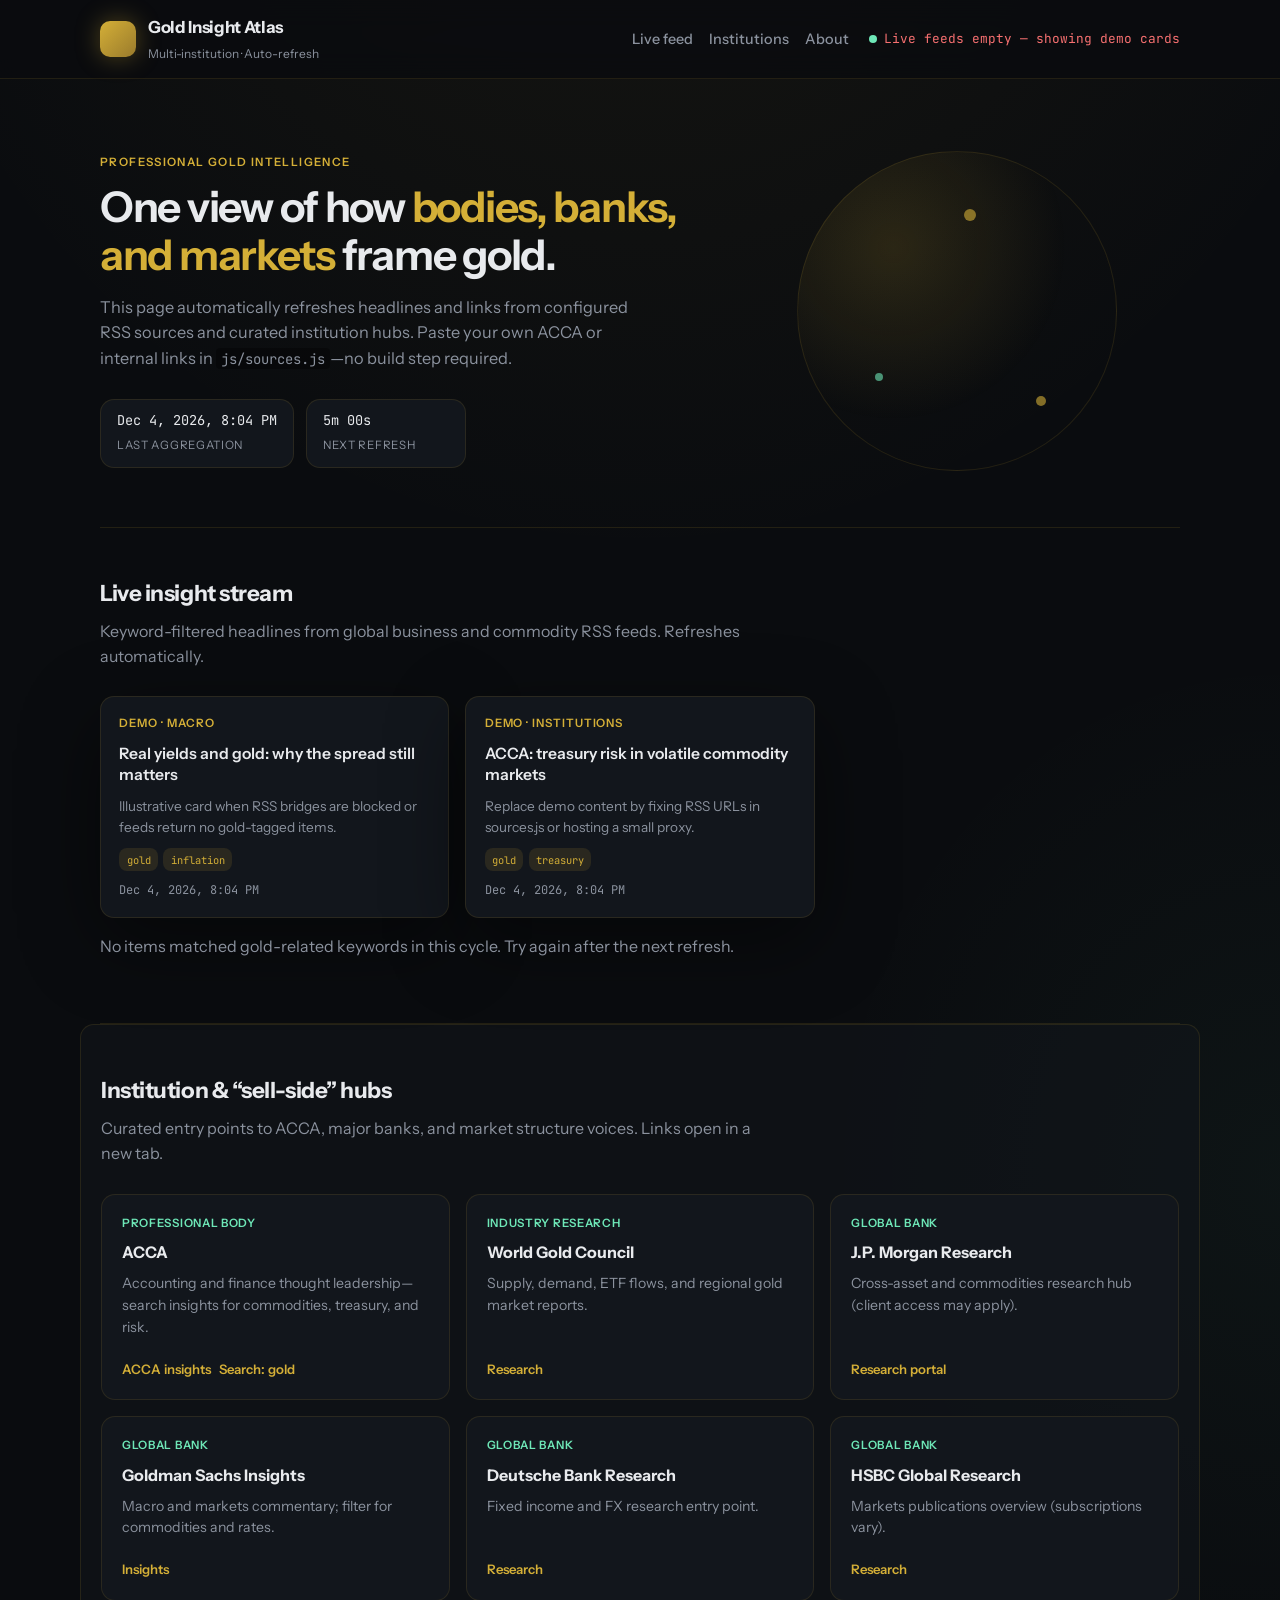
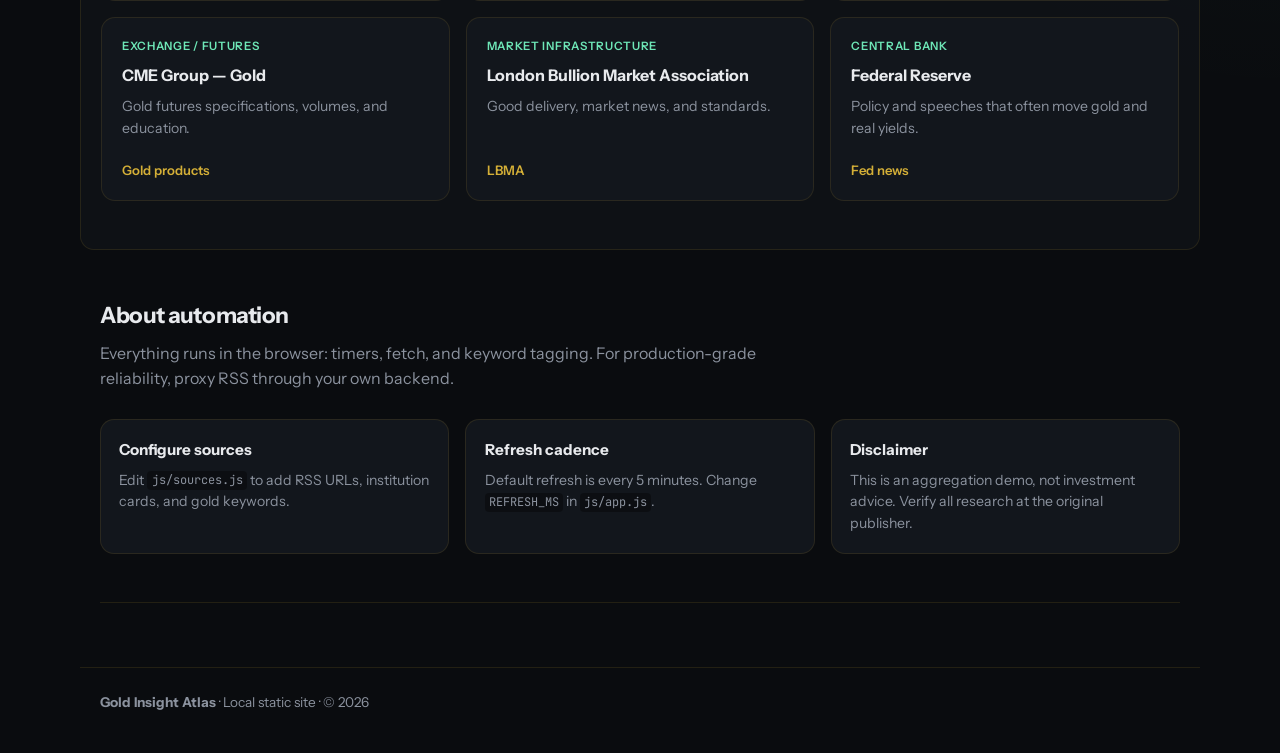
<file: gold-insights-hub/index.html>
<!DOCTYPE html>
<html lang="en">
<head>
  <meta charset="UTF-8" />
  <meta name="viewport" content="width=device-width, initial-scale=1.0" />
  <title>Gold Insight Atlas — Institutions & Research</title>
  <meta name="description" content="Aggregated gold market perspectives from professional bodies, banks, and macro commentators. Auto-updating feed." />
  <link rel="preconnect" href="https://fonts.googleapis.com" />
  <link rel="preconnect" href="https://fonts.gstatic.com" crossorigin />
  <link href="https://fonts.googleapis.com/css2?family=Instrument+Sans:ital,wght@0,400..700;1,400..700&family=JetBrains+Mono:wght@400;500&display=swap" rel="stylesheet" />
  <link rel="stylesheet" href="css/styles.css" />
</head>
<body>
  <a class="skip-link" href="#main">Skip to content</a>

  <header class="site-header">
    <div class="header-inner">
      <div class="brand">
        <span class="brand-mark" aria-hidden="true"></span>
        <div>
          <strong class="brand-name">Gold Insight Atlas</strong>
          <span class="brand-tag">Multi-institution · Auto-refresh</span>
        </div>
      </div>
      <nav class="nav" aria-label="Primary">
        <a href="#feed">Live feed</a>
        <a href="#institutions">Institutions</a>
        <a href="#about">About</a>
      </nav>
      <div class="header-status">
        <span class="pulse" aria-hidden="true"></span>
        <span id="statusText">Initializing…</span>
      </div>
    </div>
  </header>

  <main id="main">
    <section class="hero">
      <div class="hero-inner">
        <p class="eyebrow">Professional gold intelligence</p>
        <h1>One view of how <em>bodies, banks, and markets</em> frame gold.</h1>
        <p class="lead">
          This page automatically refreshes headlines and links from configured RSS sources and curated institution hubs.
          Paste your own ACCA or internal links in <code class="inline-code">js/sources.js</code>—no build step required.
        </p>
        <div class="hero-meta">
          <div class="meta-pill">
            <span class="mono" id="lastUpdated">—</span>
            <span class="meta-label">Last aggregation</span>
          </div>
          <div class="meta-pill">
            <span class="mono" id="nextRefresh">—</span>
            <span class="meta-label">Next refresh</span>
          </div>
        </div>
      </div>
      <div class="hero-visual" aria-hidden="true">
        <div class="orbit">
          <span></span><span></span><span></span>
        </div>
      </div>
    </section>

    <section class="section" id="feed">
      <div class="section-head">
        <h2>Live insight stream</h2>
        <p class="section-desc">Keyword-filtered headlines from global business and commodity RSS feeds. Refreshes automatically.</p>
      </div>
      <div id="feedGrid" class="feed-grid" role="list"></div>
      <p id="feedEmpty" class="feed-empty hidden" role="status">No items matched gold-related keywords in this cycle. Try again after the next refresh.</p>
    </section>

    <section class="section alt" id="institutions">
      <div class="section-head">
        <h2>Institution &amp; “sell-side” hubs</h2>
        <p class="section-desc">Curated entry points to ACCA, major banks, and market structure voices. Links open in a new tab.</p>
      </div>
      <div id="institutionCards" class="card-grid"></div>
    </section>

    <section class="section" id="about">
      <div class="section-head">
        <h2>About automation</h2>
        <p class="section-desc">Everything runs in the browser: timers, fetch, and keyword tagging. For production-grade reliability, proxy RSS through your own backend.</p>
      </div>
      <div class="about-grid">
        <article class="about-card">
          <h3>Configure sources</h3>
          <p>Edit <code class="inline-code">js/sources.js</code> to add RSS URLs, institution cards, and gold keywords.</p>
        </article>
        <article class="about-card">
          <h3>Refresh cadence</h3>
          <p>Default refresh is every 5 minutes. Change <code class="inline-code">REFRESH_MS</code> in <code class="inline-code">js/app.js</code>.</p>
        </article>
        <article class="about-card">
          <h3>Disclaimer</h3>
          <p>This is an aggregation demo, not investment advice. Verify all research at the original publisher.</p>
        </article>
      </div>
    </section>
  </main>

  <footer class="site-footer">
    <p><strong>Gold Insight Atlas</strong> · Local static site · © <span id="year"></span></p>
  </footer>

  <script type="module" src="js/app.js"></script>
</body>
</html>
</file>
<file: gold-insights-hub/css/styles.css>
:root {
  --bg: #0a0c0f;
  --bg-elevated: #12161c;
  --border: rgba(212, 175, 55, 0.12);
  --gold: #d4af37;
  --gold-dim: #9a7b2c;
  --text: #e8eaed;
  --text-muted: #8b929e;
  --accent: #6ee7b7;
  --danger: #f87171;
  --font: "Instrument Sans", system-ui, sans-serif;
  --mono: "JetBrains Mono", ui-monospace, monospace;
  --radius-sm: 8px;
  --radius: 14px;
  --shadow: 0 24px 80px rgba(0, 0, 0, 0.45);
}

*,
*::before,
*::after {
  box-sizing: border-box;
}

html {
  scroll-behavior: smooth;
}

body {
  margin: 0;
  font-family: var(--font);
  font-size: 1rem;
  line-height: 1.55;
  color: var(--text);
  background: var(--bg);
  background-image:
    radial-gradient(ellipse 120% 80% at 50% -20%, rgba(212, 175, 55, 0.08), transparent 55%),
    radial-gradient(ellipse 80% 50% at 100% 50%, rgba(110, 231, 183, 0.04), transparent 45%);
  min-height: 100vh;
}

.skip-link {
  position: absolute;
  left: -999px;
  top: 0;
  padding: 0.75rem 1rem;
  background: var(--gold);
  color: #000;
  z-index: 100;
}

.skip-link:focus {
  left: 0;
}

.site-header {
  position: sticky;
  top: 0;
  z-index: 50;
  border-bottom: 1px solid var(--border);
  background: rgba(10, 12, 15, 0.82);
  backdrop-filter: blur(14px);
}

.header-inner {
  max-width: 1120px;
  margin: 0 auto;
  padding: 0.85rem 1.25rem;
  display: flex;
  align-items: center;
  gap: 1.25rem;
  flex-wrap: wrap;
}

.brand {
  display: flex;
  align-items: center;
  gap: 0.75rem;
}

.brand-mark {
  width: 36px;
  height: 36px;
  border-radius: 10px;
  background: linear-gradient(135deg, var(--gold), var(--gold-dim));
  box-shadow: 0 0 24px rgba(212, 175, 55, 0.35);
}

.brand-name {
  display: block;
  font-size: 1.05rem;
  letter-spacing: -0.02em;
}

.brand-tag {
  font-size: 0.75rem;
  color: var(--text-muted);
}

.nav {
  display: flex;
  gap: 1rem;
  margin-left: auto;
}

.nav a {
  color: var(--text-muted);
  text-decoration: none;
  font-size: 0.9rem;
  font-weight: 500;
}

.nav a:hover {
  color: var(--gold);
}

.header-status {
  display: flex;
  align-items: center;
  gap: 0.45rem;
  font-size: 0.8rem;
  color: var(--text-muted);
  font-family: var(--mono);
}

.pulse {
  width: 8px;
  height: 8px;
  border-radius: 50%;
  background: var(--accent);
  animation: pulse 2s ease-in-out infinite;
}

@keyframes pulse {
  0%,
  100% {
    opacity: 1;
    transform: scale(1);
  }
  50% {
    opacity: 0.5;
    transform: scale(0.85);
  }
}

main {
  max-width: 1120px;
  margin: 0 auto;
  padding: 2.5rem 1.25rem 4rem;
}

.hero {
  display: grid;
  grid-template-columns: 1fr;
  gap: 2rem;
  padding: 2rem 0 3.5rem;
  border-bottom: 1px solid var(--border);
}

@media (min-width: 900px) {
  .hero {
    grid-template-columns: 1.15fr 0.85fr;
    align-items: center;
  }
}

.eyebrow {
  text-transform: uppercase;
  letter-spacing: 0.12em;
  font-size: 0.72rem;
  color: var(--gold);
  margin: 0 0 0.75rem;
  font-weight: 600;
}

.hero h1 {
  font-size: clamp(1.85rem, 4vw, 2.65rem);
  line-height: 1.12;
  letter-spacing: -0.03em;
  margin: 0 0 1rem;
  font-weight: 650;
}

.hero h1 em {
  font-style: normal;
  color: var(--gold);
}

.lead {
  margin: 0;
  color: var(--text-muted);
  max-width: 48ch;
  font-size: 1.02rem;
}

.hero-meta {
  display: flex;
  flex-wrap: wrap;
  gap: 0.75rem;
  margin-top: 1.75rem;
}

.meta-pill {
  background: var(--bg-elevated);
  border: 1px solid var(--border);
  border-radius: var(--radius);
  padding: 0.65rem 1rem;
  min-width: 160px;
}

.meta-pill .mono {
  display: block;
  font-family: var(--mono);
  font-size: 0.85rem;
}

.meta-label {
  font-size: 0.72rem;
  color: var(--text-muted);
  text-transform: uppercase;
  letter-spacing: 0.06em;
}

.hero-visual {
  display: flex;
  align-items: center;
  justify-content: center;
  min-height: 220px;
}

.orbit {
  position: relative;
  width: min(100%, 320px);
  aspect-ratio: 1;
  border: 1px solid var(--border);
  border-radius: 50%;
  background: radial-gradient(circle at 30% 30%, rgba(212, 175, 55, 0.15), transparent 55%);
}

.orbit span {
  position: absolute;
  border-radius: 50%;
  background: var(--gold);
  opacity: 0.6;
  animation: float 6s ease-in-out infinite;
}

.orbit span:nth-child(1) {
  width: 12px;
  height: 12px;
  top: 18%;
  left: 52%;
  animation-delay: 0s;
}

.orbit span:nth-child(2) {
  width: 8px;
  height: 8px;
  bottom: 28%;
  left: 24%;
  animation-delay: -2s;
  background: var(--accent);
}

.orbit span:nth-child(3) {
  width: 10px;
  height: 10px;
  bottom: 20%;
  right: 22%;
  animation-delay: -4s;
}

@keyframes float {
  0%,
  100% {
    transform: translate(0, 0);
  }
  50% {
    transform: translate(6px, -10px);
  }
}

.section {
  padding: 3rem 0;
  border-bottom: 1px solid var(--border);
}

.section.alt {
  background: rgba(18, 22, 28, 0.5);
  margin: 0 -1.25rem;
  padding: 3rem 1.25rem;
  border-radius: var(--radius);
  border: 1px solid var(--border);
}

.section-head h2 {
  margin: 0 0 0.5rem;
  font-size: 1.4rem;
  letter-spacing: -0.02em;
}

.section-desc {
  margin: 0;
  color: var(--text-muted);
  max-width: 62ch;
}

.feed-grid {
  display: grid;
  gap: 1rem;
  margin-top: 1.75rem;
}

@media (min-width: 700px) {
  .feed-grid {
    grid-template-columns: repeat(2, 1fr);
  }
}

@media (min-width: 1000px) {
  .feed-grid {
    grid-template-columns: repeat(3, 1fr);
  }
}

.feed-card {
  background: var(--bg-elevated);
  border: 1px solid var(--border);
  border-radius: var(--radius);
  padding: 1.1rem 1.15rem;
  text-decoration: none;
  color: inherit;
  display: flex;
  flex-direction: column;
  gap: 0.65rem;
  transition: border-color 0.2s, transform 0.2s, box-shadow 0.2s;
  box-shadow: var(--shadow);
}

.feed-card:hover {
  border-color: rgba(212, 175, 55, 0.35);
  transform: translateY(-2px);
}

.feed-card:focus-visible {
  outline: 2px solid var(--gold);
  outline-offset: 2px;
}

.feed-source {
  font-size: 0.72rem;
  text-transform: uppercase;
  letter-spacing: 0.08em;
  color: var(--gold);
  font-weight: 600;
}

.feed-title {
  font-size: 0.98rem;
  font-weight: 600;
  line-height: 1.35;
  margin: 0;
}

.feed-snippet {
  font-size: 0.85rem;
  color: var(--text-muted);
  margin: 0;
  display: -webkit-box;
  -webkit-line-clamp: 3;
  -webkit-box-orient: vertical;
  overflow: hidden;
}

.feed-date {
  font-family: var(--mono);
  font-size: 0.75rem;
  color: var(--text-muted);
  margin-top: auto;
}

.tag-row {
  display: flex;
  flex-wrap: wrap;
  gap: 0.35rem;
}

.tag {
  font-size: 0.65rem;
  padding: 0.2rem 0.45rem;
  border-radius: var(--radius-sm);
  background: rgba(212, 175, 55, 0.12);
  color: var(--gold);
  font-family: var(--mono);
}

.feed-empty {
  margin-top: 1rem;
  color: var(--text-muted);
}

.hidden {
  display: none !important;
}

.card-grid {
  display: grid;
  gap: 1rem;
  margin-top: 1.75rem;
}

@media (min-width: 640px) {
  .card-grid {
    grid-template-columns: repeat(2, 1fr);
  }
}

@media (min-width: 960px) {
  .card-grid {
    grid-template-columns: repeat(3, 1fr);
  }
}

.inst-card {
  background: var(--bg-elevated);
  border: 1px solid var(--border);
  border-radius: var(--radius);
  padding: 1.25rem;
  display: flex;
  flex-direction: column;
  gap: 0.5rem;
}

.inst-card h3 {
  margin: 0;
  font-size: 1rem;
}

.inst-type {
  font-size: 0.72rem;
  color: var(--accent);
  text-transform: uppercase;
  letter-spacing: 0.06em;
  font-weight: 600;
}

.inst-desc {
  margin: 0;
  font-size: 0.88rem;
  color: var(--text-muted);
  flex: 1;
}

.inst-links {
  display: flex;
  flex-wrap: wrap;
  gap: 0.5rem;
  margin-top: 0.75rem;
}

.inst-links a {
  font-size: 0.82rem;
  color: var(--gold);
  text-decoration: none;
  font-weight: 600;
}

.inst-links a:hover {
  text-decoration: underline;
}

.about-grid {
  display: grid;
  gap: 1rem;
  margin-top: 1.75rem;
}

@media (min-width: 720px) {
  .about-grid {
    grid-template-columns: repeat(3, 1fr);
  }
}

.about-card {
  background: var(--bg-elevated);
  border: 1px solid var(--border);
  border-radius: var(--radius);
  padding: 1.15rem;
}

.about-card h3 {
  margin: 0 0 0.5rem;
  font-size: 0.95rem;
}

.about-card p {
  margin: 0;
  font-size: 0.88rem;
  color: var(--text-muted);
}

.inline-code {
  font-family: var(--mono);
  font-size: 0.85em;
  background: rgba(0, 0, 0, 0.35);
  padding: 0.12em 0.35em;
  border-radius: 4px;
}

.site-footer {
  max-width: 1120px;
  margin: 0 auto;
  padding: 1.5rem 1.25rem 2.5rem;
  border-top: 1px solid var(--border);
}

.site-footer p {
  margin: 0;
  font-size: 0.85rem;
  color: var(--text-muted);
}

.shimmer-wrap {
  min-height: 120px;
  border-radius: var(--radius);
  background: linear-gradient(
    90deg,
    var(--bg-elevated) 0%,
    rgba(212, 175, 55, 0.08) 50%,
    var(--bg-elevated) 100%
  );
  background-size: 200% 100%;
  animation: shimmer 1.2s ease-in-out infinite;
}

@keyframes shimmer {
  0% {
    background-position: 100% 0;
  }
  100% {
    background-position: -100% 0;
  }
}

.status-ok {
  color: var(--accent);
}

.status-warn {
  color: var(--danger);
}
</file>
